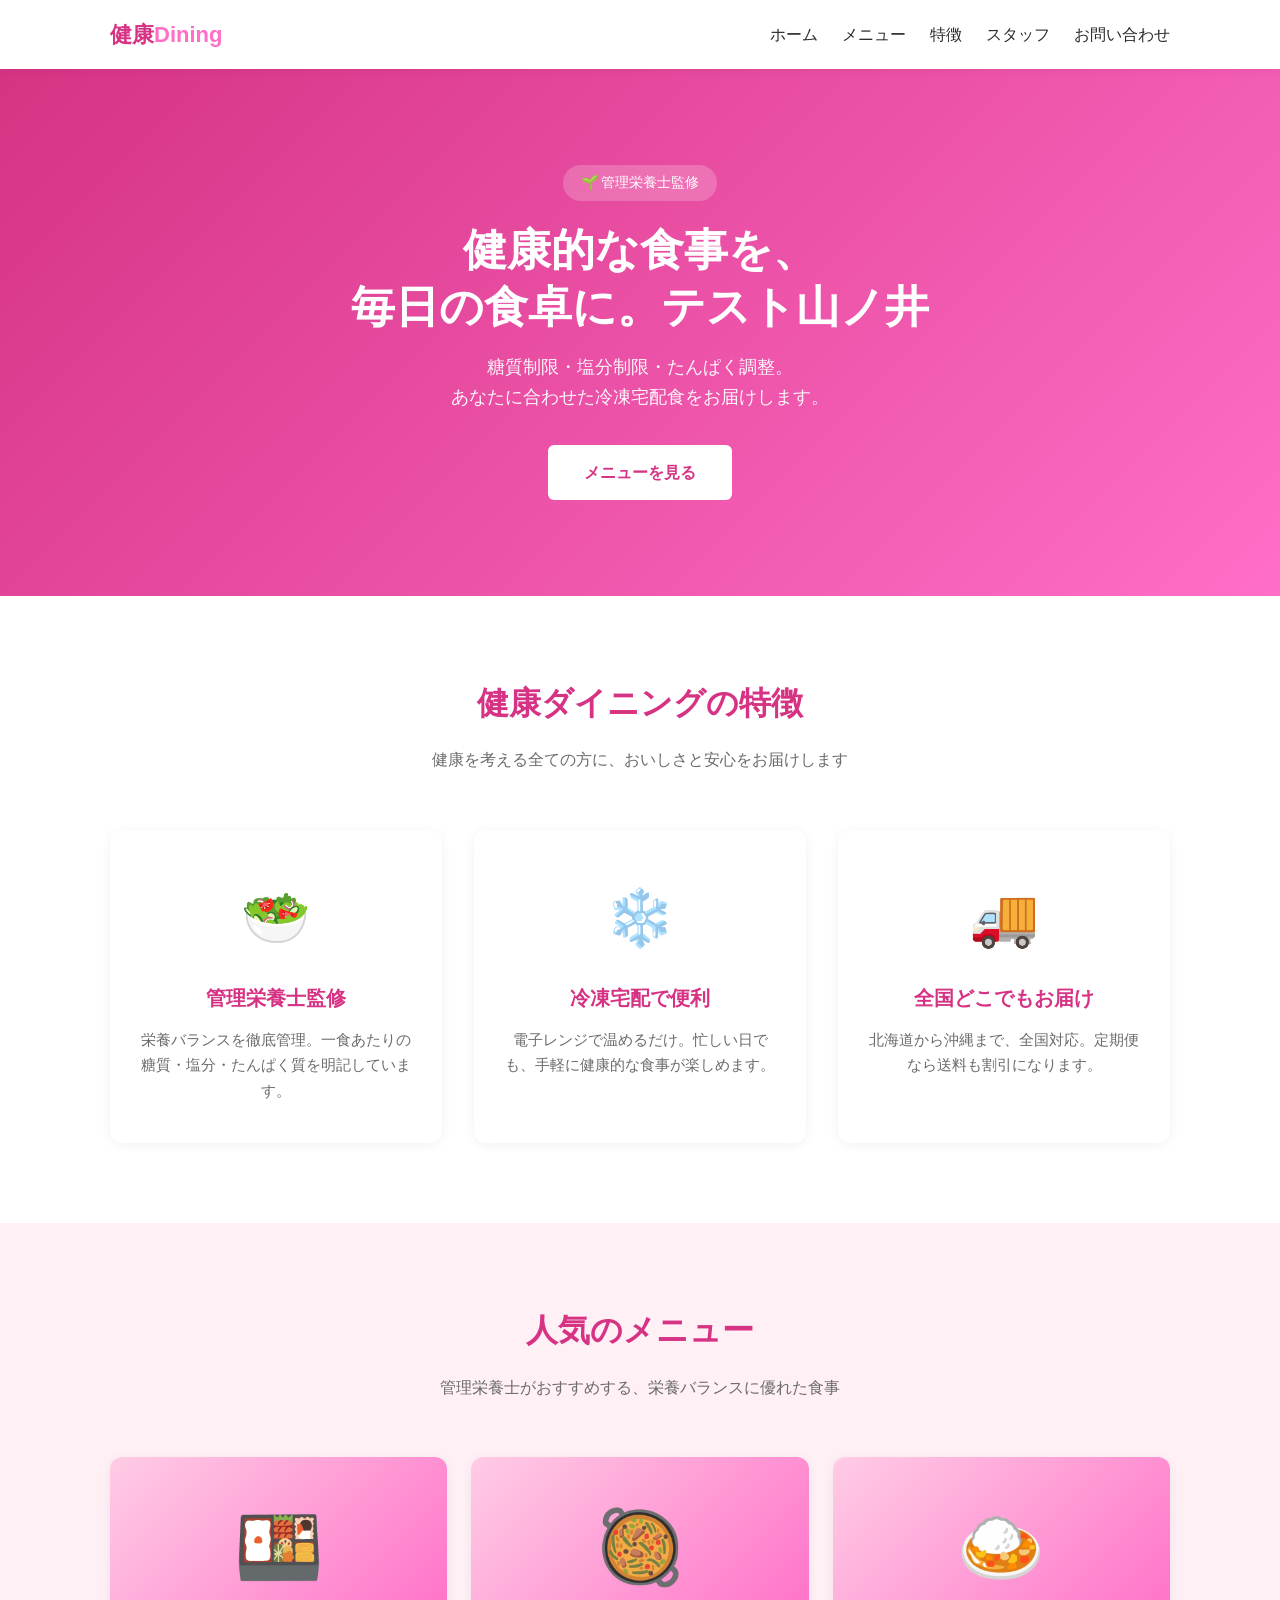
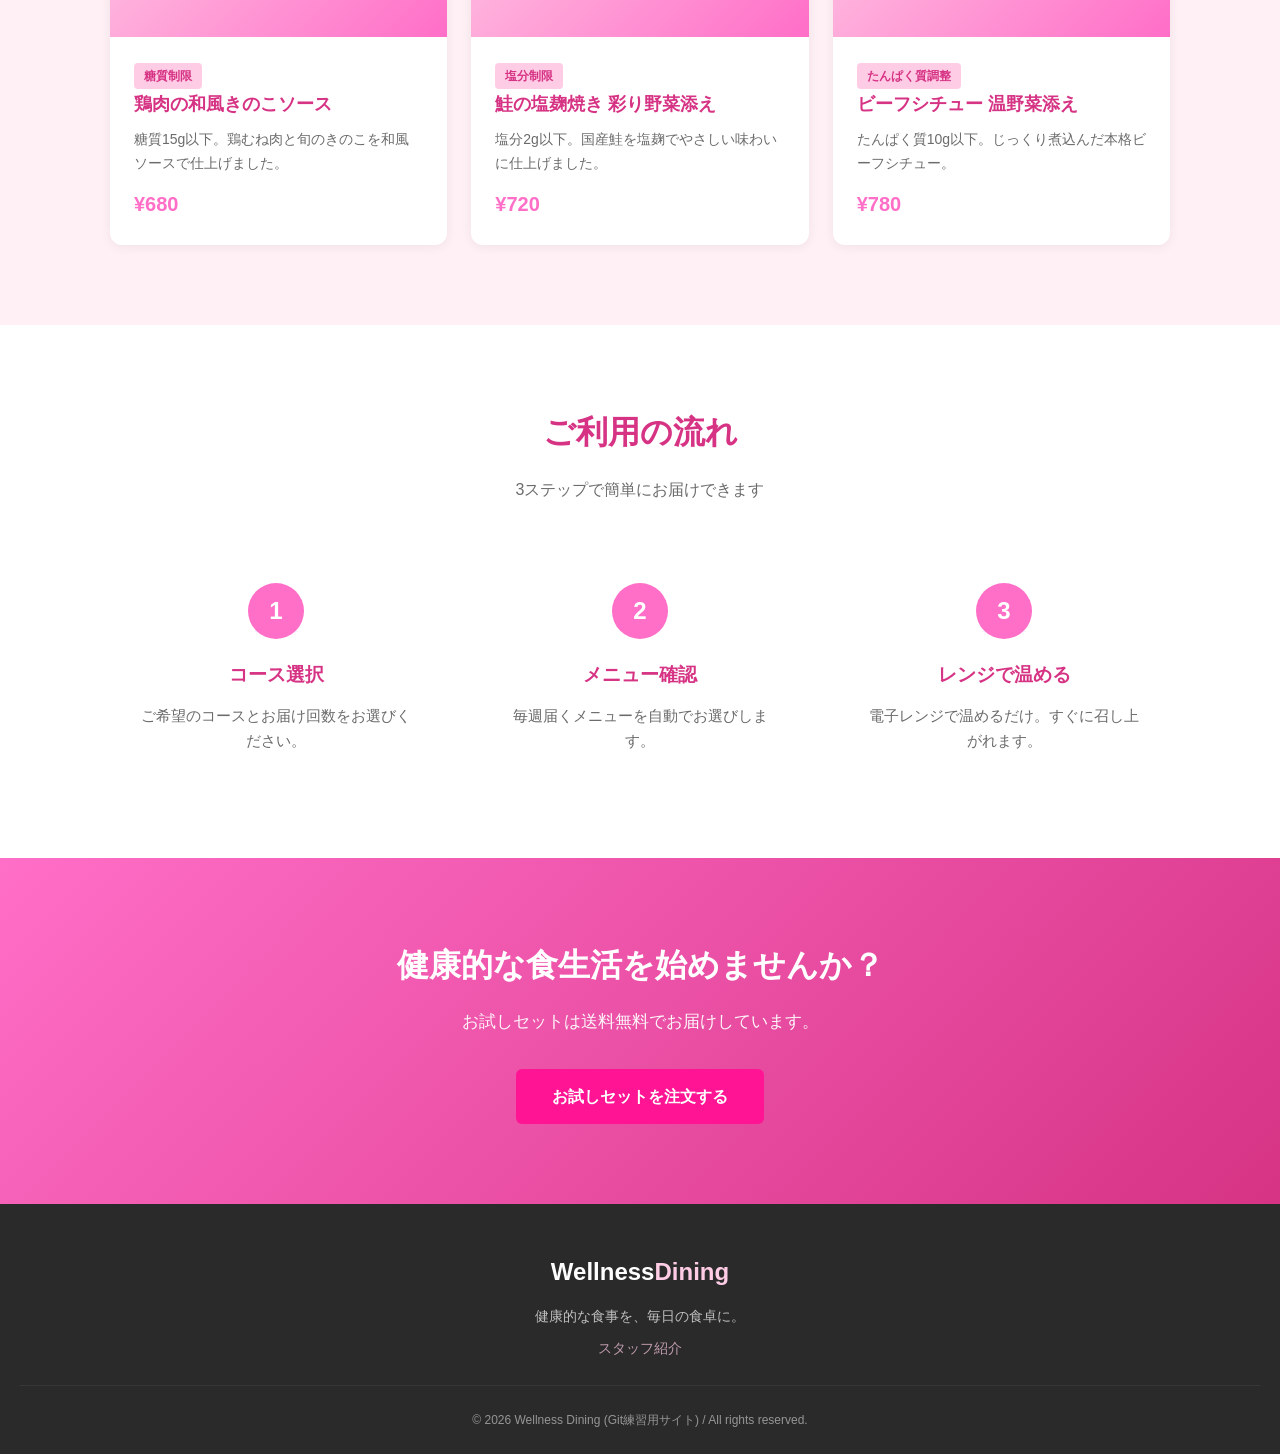
<file: index.html>
<!DOCTYPE html>
<html lang="ja">
<head>
  <meta charset="UTF-8">
  <meta name="viewport" content="width=device-width, initial-scale=1.0">
  <title>健康｜健康的な食事を、毎日の食卓に。</title>
  <meta name="description" content="管理栄養士監修の冷凍宅配食。糖質制限・塩分制限・たんぱく質調整など、あなたに合わせた健康的な食事をお届けします。">
  <link rel="stylesheet" href="css/style.css">
</head>
<body>

  <!-- ========== Header ========== -->
  <header>
    <nav>
      <a href="index.html" class="logo">健康<span>Dining</span></a>
      <ul class="nav-links">
        <li><a href="index.html">ホーム</a></li>
        <li><a href="#menu">メニュー</a></li>
        <li><a href="#about">特徴</a></li>
        <li><a href="staff.html">スタッフ</a></li>
        <li><a href="#contact">お問い合わせ</a></li>
      </ul>
    </nav>
  </header>

  <!-- ========== Hero ========== -->
  <section class="hero">
    <span class="hero-badge">🌱 管理栄養士監修</span>

    <h1>健康的な食事を、<br>毎日の食卓に。テスト山ノ井</h1>

    <p>糖質制限・塩分制限・たんぱく調整。<br>あなたに合わせた冷凍宅配食をお届けします。</p>
    <a href="#menu" class="btn">メニューを見る</a>
  </section>

  <!-- ========== Features ========== -->
  <section class="bg-white" id="about">
    <div class="container">
      <h2 class="section-title">健康ダイニングの特徴</h2>
      <p class="section-subtitle">健康を考える全ての方に、おいしさと安心をお届けします</p>
      <div class="features">
        <div class="feature-card">
          <div class="feature-icon">🥗</div>
          <h3>管理栄養士監修</h3>
          <p>栄養バランスを徹底管理。一食あたりの糖質・塩分・たんぱく質を明記しています。</p>
        </div>
        <div class="feature-card">
          <div class="feature-icon">❄️</div>
          <h3>冷凍宅配で便利</h3>
          <p>電子レンジで温めるだけ。忙しい日でも、手軽に健康的な食事が楽しめます。</p>
        </div>
        <div class="feature-card">
          <div class="feature-icon">🚚</div>
          <h3>全国どこでもお届け</h3>
          <p>北海道から沖縄まで、全国対応。定期便なら送料も割引になります。</p>
        </div>
      </div>
    </div>
  </section>

  <!-- ========== Menu ========== -->
  <section id="menu">
    <div class="container">
      <h2 class="section-title">人気のメニュー</h2>
      <p class="section-subtitle">管理栄養士がおすすめする、栄養バランスに優れた食事</p>
      <div class="menu-grid">

        <div class="menu-item">
          <div class="menu-item-image">🍱</div>
          <div class="menu-item-content">
            <span class="menu-item-tag">糖質制限</span>
            <h3>鶏肉の和風きのこソース</h3>
            <p class="menu-item-desc">糖質15g以下。鶏むね肉と旬のきのこを和風ソースで仕上げました。</p>
            <div class="menu-item-price">¥680</div>
          </div>
        </div>

        <div class="menu-item">
          <div class="menu-item-image">🥘</div>
          <div class="menu-item-content">
            <span class="menu-item-tag">塩分制限</span>
            <h3>鮭の塩麹焼き 彩り野菜添え</h3>
            <p class="menu-item-desc">塩分2g以下。国産鮭を塩麹でやさしい味わいに仕上げました。</p>
            <div class="menu-item-price">¥720</div>
          </div>
        </div>

        <div class="menu-item">
          <div class="menu-item-image">🍛</div>
          <div class="menu-item-content">
            <span class="menu-item-tag">たんぱく質調整</span>
            <h3>ビーフシチュー 温野菜添え</h3>
            <p class="menu-item-desc">たんぱく質10g以下。じっくり煮込んだ本格ビーフシチュー。</p>
            <div class="menu-item-price">¥780</div>
          </div>
        </div>

      </div>
    </div>
  </section>

  <!-- ========== Steps ========== -->
  <section class="bg-white">
    <div class="container">
      <h2 class="section-title">ご利用の流れ</h2>
      <p class="section-subtitle">3ステップで簡単にお届けできます</p>
      <div class="steps">
        <div class="step">
          <div class="step-number">1</div>
          <h3>コース選択</h3>
          <p>ご希望のコースとお届け回数をお選びください。</p>
        </div>
        <div class="step">
          <div class="step-number">2</div>
          <h3>メニュー確認</h3>
          <p>毎週届くメニューを自動でお選びします。</p>
        </div>
        <div class="step">
          <div class="step-number">3</div>
          <h3>レンジで温める</h3>
          <p>電子レンジで温めるだけ。すぐに召し上がれます。</p>
        </div>
      </div>
    </div>
  </section>

  <!-- ========== CTA ========== -->
  <section class="cta" id="contact">
    <div class="container">
      <h2 class="section-title">健康的な食生活を始めませんか？</h2>
      <p>お試しセットは送料無料でお届けしています。</p>
      <a href="#" class="btn btn-accent">お試しセットを注文する</a>
    </div>
  </section>

  <!-- ========== Footer ========== -->
  <footer>
    <div class="footer-logo">Wellness<span>Dining</span></div>
    <p>健康的な食事を、毎日の食卓に。</p>
    <p><a href="staff.html">スタッフ紹介</a></p>
    <div class="footer-note">
      © 2026 Wellness Dining (Git練習用サイト) / All rights reserved.
    </div>
  </footer>

</body>
</html>
</file>
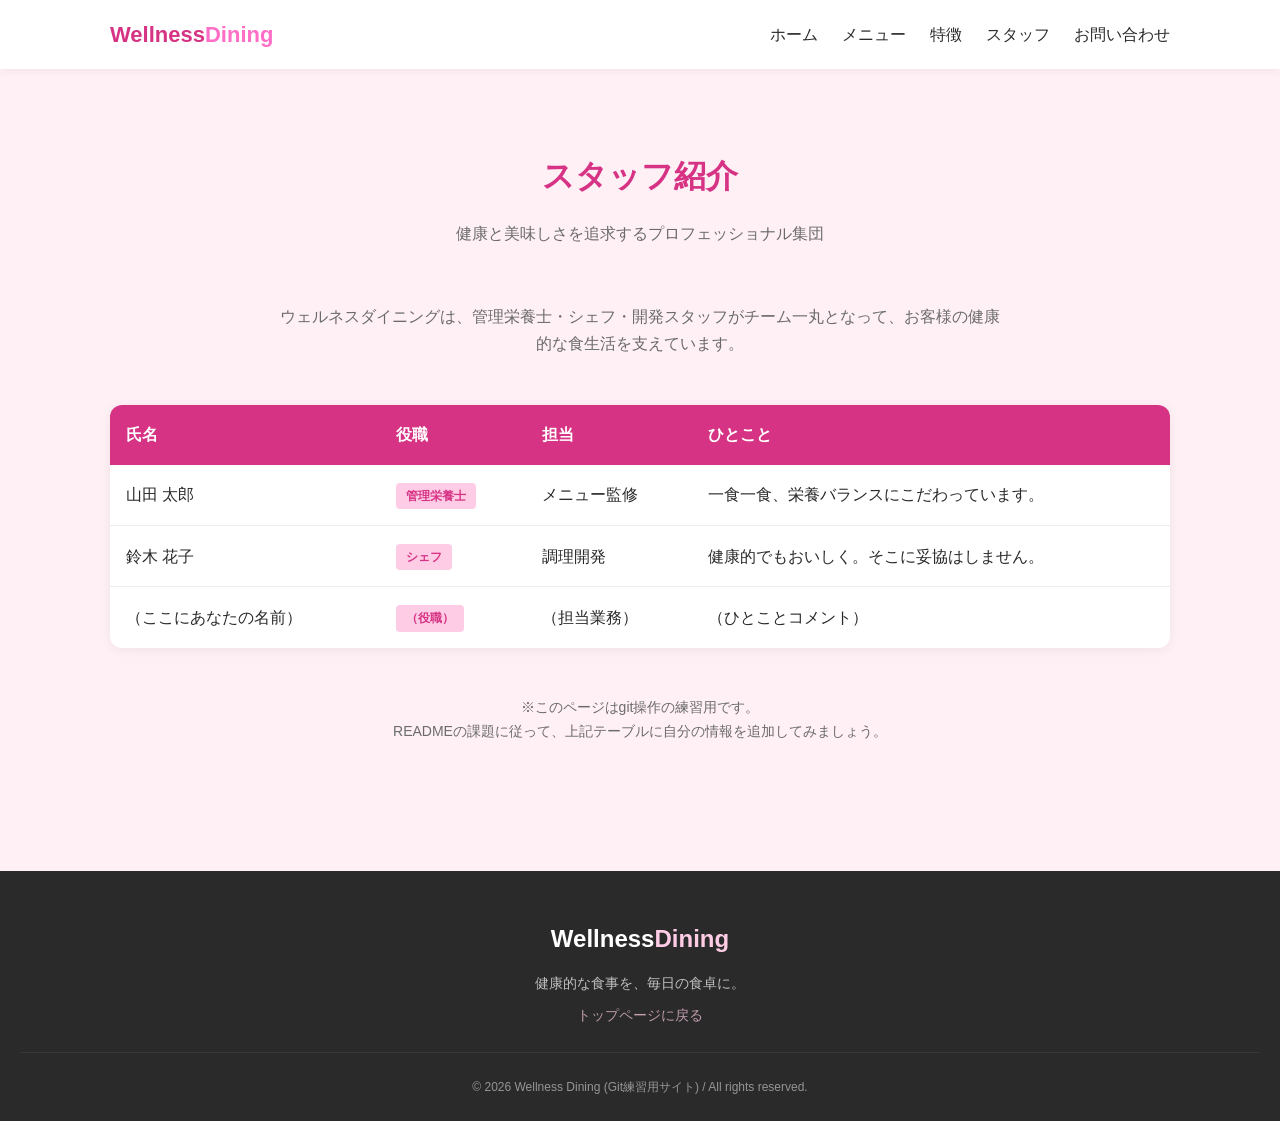
<file: staff.html>
<!DOCTYPE html>
<html lang="ja">
<head>
  <meta charset="UTF-8">
  <meta name="viewport" content="width=device-width, initial-scale=1.0">
  <title>スタッフ紹介｜ウェルネスダイニング</title>
  <link rel="stylesheet" href="css/style.css">
</head>
<body>

  <!-- ========== Header ========== -->
  <header>
    <nav>
      <a href="index.html" class="logo">Wellness<span>Dining</span></a>
      <ul class="nav-links">
        <li><a href="index.html">ホーム</a></li>
        <li><a href="index.html#menu">メニュー</a></li>
        <li><a href="index.html#about">特徴</a></li>
        <li><a href="staff.html">スタッフ</a></li>
        <li><a href="index.html#contact">お問い合わせ</a></li>
      </ul>
    </nav>
  </header>

  <!-- ========== Staff list ========== -->
  <section>
    <div class="container">
      <h2 class="section-title">スタッフ紹介</h2>
      <p class="section-subtitle">健康と美味しさを追求するプロフェッショナル集団</p>

      <div class="staff-intro">
        <p>ウェルネスダイニングは、管理栄養士・シェフ・開発スタッフがチーム一丸となって、お客様の健康的な食生活を支えています。</p>
      </div>

      <table class="staff-table">
        <thead>
          <tr>
            <th>氏名</th>
            <th>役職</th>
            <th>担当</th>
            <th>ひとこと</th>
          </tr>
        </thead>
        <tbody>

          <!-- ▼▼▼ ここから下を編集してください（git練習用） ▼▼▼ -->

          <tr>
            <td>山田 太郎</td>
            <td><span class="staff-role">管理栄養士</span></td>
            <td>メニュー監修</td>
            <td>一食一食、栄養バランスにこだわっています。</td>
          </tr>

          <tr>
            <td>鈴木 花子</td>
            <td><span class="staff-role">シェフ</span></td>
            <td>調理開発</td>
            <td>健康的でもおいしく。そこに妥協はしません。</td>
          </tr>

          <!-- 練習課題：以下の行を自分の情報に書き換えて、PRを作成してみましょう -->
          <tr>
            <td>（ここにあなたの名前）</td>
            <td><span class="staff-role">（役職）</span></td>
            <td>（担当業務）</td>
            <td>（ひとことコメント）</td>
          </tr>

          <!-- ▲▲▲ ここまでが編集範囲 ▲▲▲ -->

        </tbody>
      </table>

      <div class="staff-intro" style="margin-top: 48px;">
        <p style="font-size: 14px; color: var(--warm-gray);">
          ※このページはgit操作の練習用です。<br>
          READMEの課題に従って、上記テーブルに自分の情報を追加してみましょう。
        </p>
      </div>
    </div>
  </section>

  <!-- ========== Footer ========== -->
  <footer>
    <div class="footer-logo">Wellness<span>Dining</span></div>
    <p>健康的な食事を、毎日の食卓に。</p>
    <p><a href="index.html">トップページに戻る</a></p>
    <div class="footer-note">
      © 2026 Wellness Dining (Git練習用サイト) / All rights reserved.
    </div>
  </footer>

</body>
</html>
</file>
<file: css/style.css>
/* ========================================
   ウェルネスダイニング練習用サイト - 共通スタイル
   ======================================== */

:root {
  --green-dark: #d63384;
  --green: #ff6ec7;
  --green-light: #ffcce5;
  --cream: #fff0f6;
  --warm-gray: #6b6b6b;
  --dark: #2a2a2a;
  --white: #ffffff;
  --accent: #ff1493;
}

* {
  margin: 0;
  padding: 0;
  box-sizing: border-box;
}

body {
  font-family: "Noto Sans JP", "Yu Gothic", "Hiragino Sans", "Meiryo", sans-serif;
  color: var(--dark);
  line-height: 1.7;
  background: var(--cream);
}

.container {
  max-width: 1100px;
  margin: 0 auto;
  padding: 0 20px;
}

/* ===== Header ===== */
header {
  background: var(--white);
  box-shadow: 0 2px 8px rgba(0, 0, 0, 0.05);
  position: sticky;
  top: 0;
  z-index: 10;
}

nav {
  display: flex;
  justify-content: space-between;
  align-items: center;
  padding: 16px 20px;
  max-width: 1100px;
  margin: 0 auto;
}

.logo {
  font-size: 22px;
  font-weight: 700;
  color: var(--green-dark);
  text-decoration: none;
}

.logo span {
  color: var(--green);
}

.nav-links {
  display: flex;
  gap: 24px;
  list-style: none;
}

.nav-links a {
  color: var(--dark);
  text-decoration: none;
  font-weight: 500;
  transition: color 0.2s;
}

.nav-links a:hover {
  color: var(--green);
}

/* ===== Hero ===== */
.hero {
  background: linear-gradient(135deg, var(--green-dark), var(--green));
  color: var(--white);
  padding: 96px 20px;
  text-align: center;
}

.hero-badge {
  display: inline-block;
  background: rgba(255, 255, 255, 0.2);
  padding: 6px 18px;
  border-radius: 999px;
  font-size: 14px;
  margin-bottom: 20px;
}

.hero h1 {
  font-size: 44px;
  font-weight: 700;
  margin-bottom: 16px;
  line-height: 1.3;
}

.hero p {
  font-size: 18px;
  margin-bottom: 32px;
  opacity: 0.95;
}

.btn {
  display: inline-block;
  padding: 14px 36px;
  background: var(--white);
  color: var(--green-dark);
  border-radius: 6px;
  text-decoration: none;
  font-weight: 700;
  transition: transform 0.2s, box-shadow 0.2s;
}

.btn:hover {
  transform: translateY(-2px);
  box-shadow: 0 8px 20px rgba(0, 0, 0, 0.2);
}

.btn-accent {
  background: var(--accent);
  color: var(--white);
}

/* ===== Sections ===== */
section {
  padding: 80px 0;
}

.section-title {
  text-align: center;
  font-size: 32px;
  margin-bottom: 16px;
  color: var(--green-dark);
}

.section-subtitle {
  text-align: center;
  color: var(--warm-gray);
  margin-bottom: 56px;
  font-size: 16px;
}

.bg-white {
  background: var(--white);
}

/* ===== Features ===== */
.features {
  display: grid;
  grid-template-columns: repeat(auto-fit, minmax(280px, 1fr));
  gap: 32px;
}

.feature-card {
  background: var(--white);
  padding: 40px 28px;
  border-radius: 12px;
  text-align: center;
  box-shadow: 0 2px 12px rgba(0, 0, 0, 0.06);
  transition: transform 0.2s;
}

.feature-card:hover {
  transform: translateY(-4px);
}

.feature-icon {
  font-size: 56px;
  margin-bottom: 16px;
}

.feature-card h3 {
  color: var(--green-dark);
  margin-bottom: 12px;
  font-size: 20px;
}

.feature-card p {
  color: var(--warm-gray);
  font-size: 15px;
}

/* ===== Menu grid ===== */
.menu-grid {
  display: grid;
  grid-template-columns: repeat(auto-fit, minmax(280px, 1fr));
  gap: 24px;
}

.menu-item {
  background: var(--white);
  border-radius: 12px;
  overflow: hidden;
  box-shadow: 0 2px 12px rgba(0, 0, 0, 0.06);
  transition: transform 0.2s;
}

.menu-item:hover {
  transform: translateY(-4px);
}

.menu-item-image {
  background: linear-gradient(135deg, var(--green-light), var(--green));
  height: 180px;
  display: flex;
  align-items: center;
  justify-content: center;
  color: var(--white);
  font-size: 72px;
}

.menu-item-content {
  padding: 24px;
}

.menu-item h3 {
  color: var(--green-dark);
  margin-bottom: 8px;
  font-size: 18px;
}

.menu-item-desc {
  color: var(--warm-gray);
  font-size: 14px;
  margin-bottom: 12px;
}

.menu-item-price {
  color: var(--green);
  font-weight: 700;
  font-size: 20px;
}

.menu-item-tag {
  display: inline-block;
  background: var(--green-light);
  color: var(--green-dark);
  padding: 3px 10px;
  border-radius: 4px;
  font-size: 12px;
  margin-right: 6px;
  font-weight: 600;
}

/* ===== Steps ===== */
.steps {
  display: grid;
  grid-template-columns: repeat(auto-fit, minmax(240px, 1fr));
  gap: 32px;
}

.step {
  text-align: center;
  padding: 24px;
}

.step-number {
  display: inline-block;
  width: 56px;
  height: 56px;
  background: var(--green);
  color: var(--white);
  border-radius: 50%;
  font-size: 24px;
  font-weight: 700;
  line-height: 56px;
  margin-bottom: 20px;
}

.step h3 {
  color: var(--green-dark);
  margin-bottom: 12px;
}

.step p {
  color: var(--warm-gray);
  font-size: 15px;
}

/* ===== CTA ===== */
.cta {
  background: linear-gradient(135deg, var(--green), var(--green-dark));
  color: var(--white);
  text-align: center;
}

.cta .section-title {
  color: var(--white);
}

.cta p {
  margin-bottom: 32px;
  font-size: 17px;
  opacity: 0.95;
}

/* ===== Staff table ===== */
.staff-intro {
  max-width: 720px;
  margin: 0 auto 48px;
  text-align: center;
  color: var(--warm-gray);
}

.staff-table {
  width: 100%;
  background: var(--white);
  border-radius: 12px;
  overflow: hidden;
  box-shadow: 0 2px 12px rgba(0, 0, 0, 0.06);
  border-collapse: collapse;
}

.staff-table th {
  background: var(--green-dark);
  color: var(--white);
  padding: 16px;
  text-align: left;
  font-weight: 600;
}

.staff-table td {
  padding: 16px;
  border-bottom: 1px solid #eee;
}

.staff-table tr:last-child td {
  border-bottom: none;
}

.staff-table tr:hover {
  background: var(--cream);
}

.staff-role {
  display: inline-block;
  background: var(--green-light);
  color: var(--green-dark);
  padding: 3px 10px;
  border-radius: 4px;
  font-size: 12px;
  font-weight: 600;
}

/* ===== Footer ===== */
footer {
  background: var(--dark);
  color: var(--white);
  padding: 48px 20px 24px;
  text-align: center;
}

footer .footer-logo {
  font-size: 24px;
  font-weight: 700;
  color: var(--white);
  margin-bottom: 12px;
}

footer .footer-logo span {
  color: var(--green-light);
}

footer p {
  opacity: 0.7;
  font-size: 14px;
  margin-bottom: 8px;
}

footer a {
  color: var(--green-light);
  text-decoration: none;
}

.footer-note {
  margin-top: 24px;
  padding-top: 24px;
  border-top: 1px solid #444;
  font-size: 12px;
  opacity: 0.5;
}

/* ===== Responsive ===== */
@media (max-width: 640px) {
  .hero {
    padding: 64px 20px;
  }
  .hero h1 {
    font-size: 30px;
  }
  .hero p {
    font-size: 16px;
  }
  .nav-links {
    gap: 16px;
    font-size: 14px;
  }
  .section-title {
    font-size: 26px;
  }
  section {
    padding: 60px 0;
  }
  .staff-table th,
  .staff-table td {
    padding: 12px 10px;
    font-size: 14px;
  }
}
</file>
